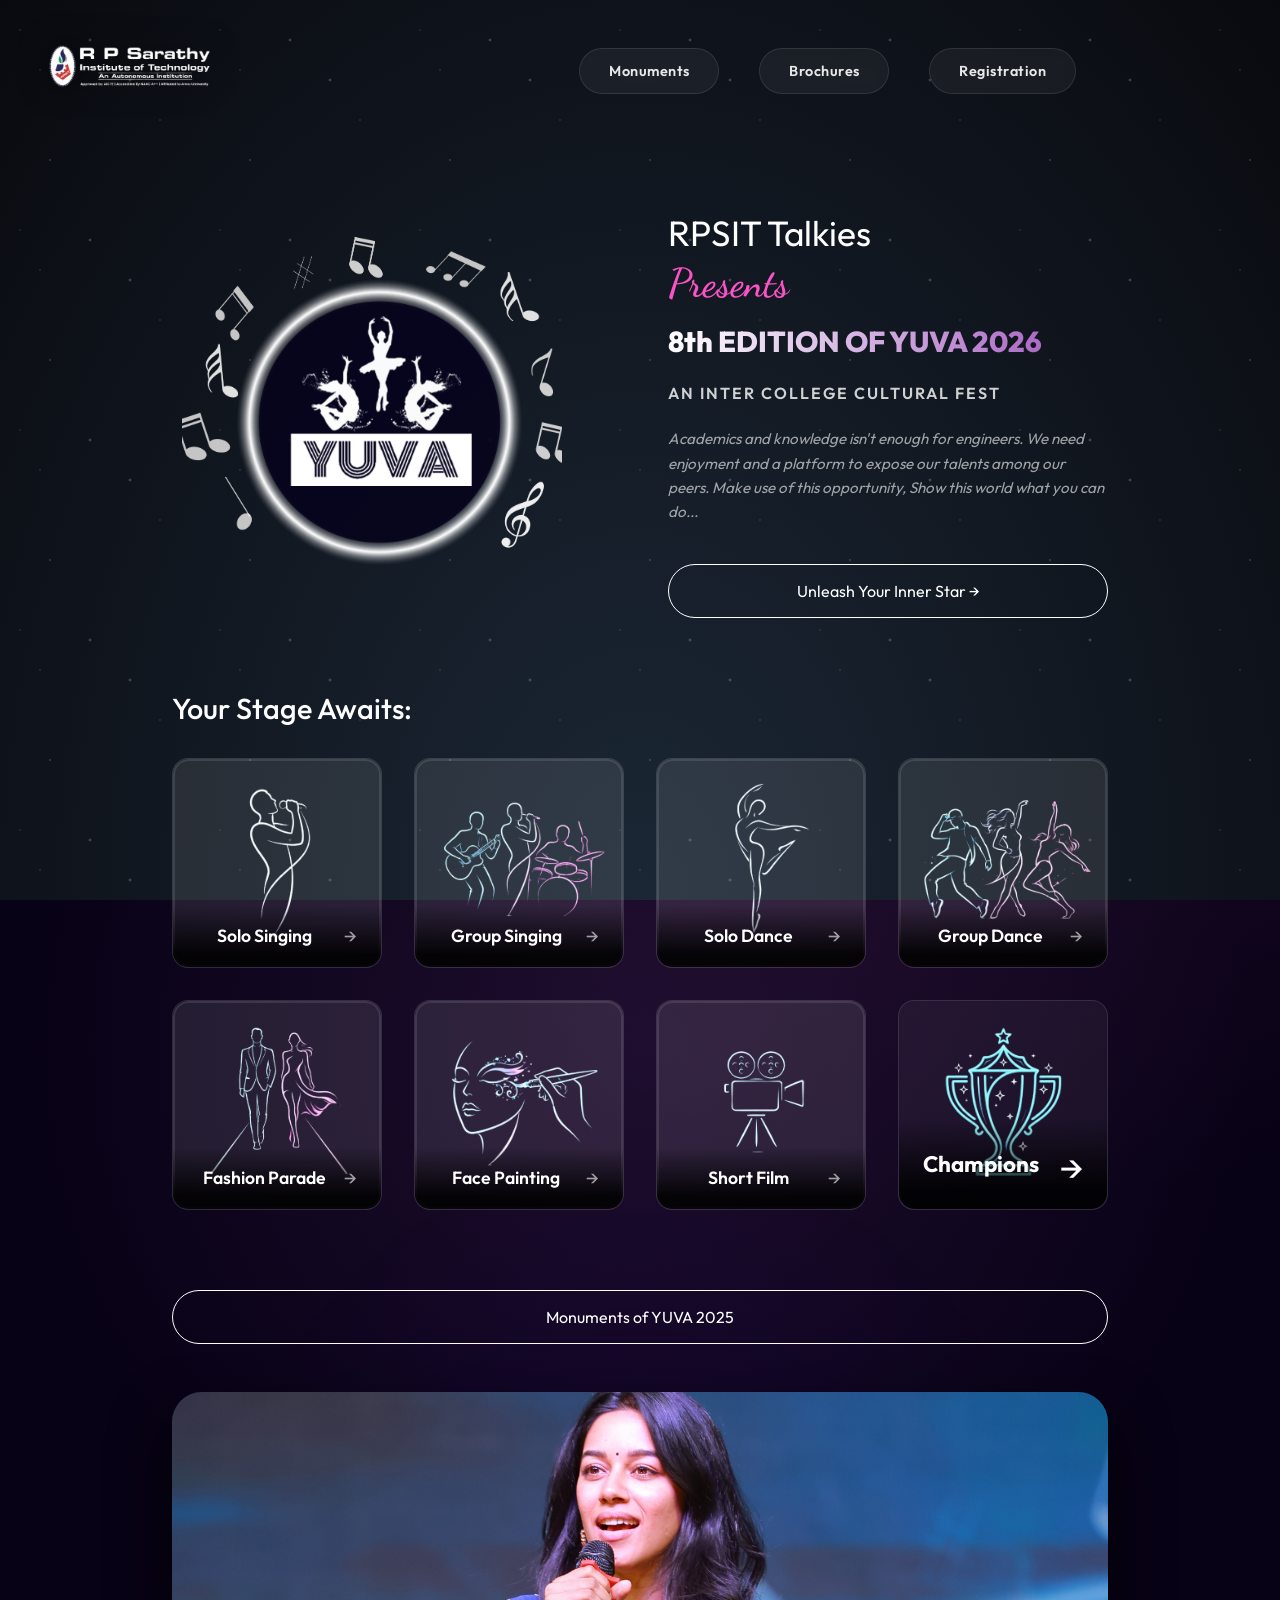
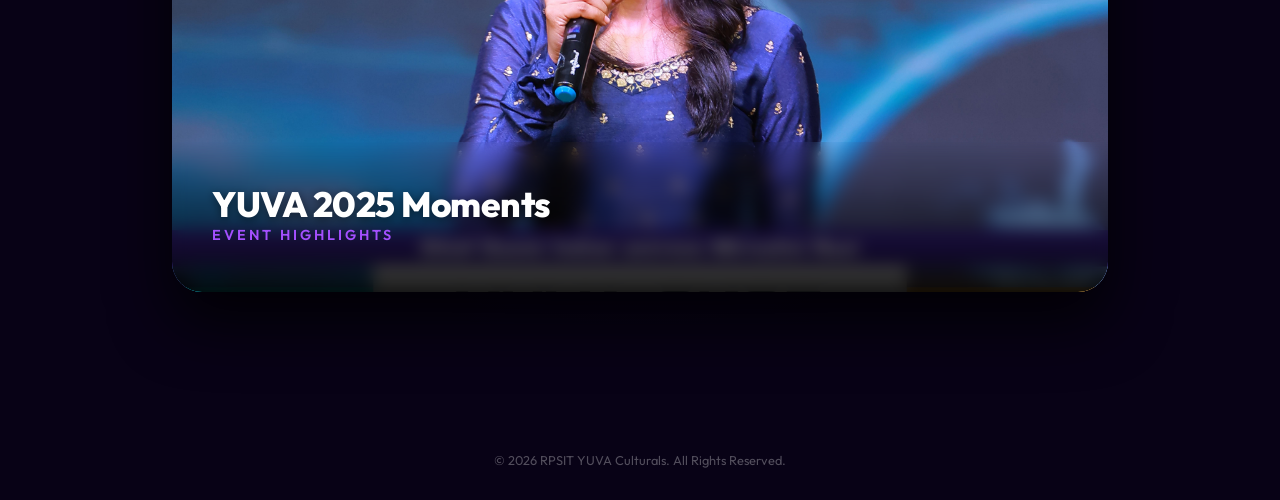
<file: index.html>
<!DOCTYPE html>
<html lang="en">

<head>
    <meta charset="UTF-8">
    <meta name="viewport" content="width=device-width, initial-scale=1.0">
    <title>YUVA Culturals</title>
    <!-- Modern Font -->
    <link rel="shortcut icon" href="assests/YUVA.png">
    <link rel="preconnect" href="https://fonts.googleapis.com">
    <link rel="preconnect" href="https://fonts.gstatic.com" crossorigin>
    <link
        href="https://fonts.googleapis.com/css2?family=Outfit:wght@100..900&family=Dancing+Script:wght@400..700&display=swap"
        rel="stylesheet" media="print" onload="this.media='all'">
    <noscript><link rel="stylesheet" href="https://fonts.googleapis.com/css2?family=Outfit:wght@100..900&family=Dancing+Script:wght@400..700&display=swap"></noscript>
    <link rel="stylesheet" href="styles.css">
</head>

<body>
    <div class="background-animation"></div>

    <div class="corner-image-container">
        <img src="assests/image.png" alt="Decoration" class="corner-image" width="180" height="auto" loading="lazy">
    </div>

    <!-- Hamburger Menu Overlay -->
    <div class="menu-overlay" id="menu-overlay">
        <div class="menu-content">
            <div class="menu-header">
                <div class="menu-brand">
                    <span class="brand-text">YUVA</span>
                    <span class="brand-dots">2026</span>
                </div>
                <button class="close-menu" id="close-menu">
                    <svg viewBox="0 0 24 24" width="24" height="24" stroke="currentColor" stroke-width="2" fill="none"
                        stroke-linecap="round" stroke-linejoin="round">
                        <line x1="18" y1="6" x2="6" y2="18"></line>
                        <line x1="6" y1="6" x2="18" y2="18"></line>
                    </svg>
                </button>
            </div>

            <nav class="side-nav">
                <a href="brochures.html" class="nav-link" style="--i:1">
                    <span class="nav-icon">
                        <svg viewBox="0 0 24 24" width="20" height="20" stroke="currentColor" stroke-width="2"
                            fill="none" stroke-linecap="round" stroke-linejoin="round">
                            <path d="M4 19.5A2.5 2.5 0 0 1 6.5 17H20"></path>
                            <path d="M6.5 2H20v20H6.5A2.5 2.5 0 0 1 4 19.5v-15A2.5 2.5 0 0 1 6.5 2z"></path>
                        </svg>
                    </span>
                    <span class="nav-text">Brochures</span>
                </a>
                <a href="monuments.html" class="nav-link" style="--i:2">
                    <span class="nav-icon">
                        <svg viewBox="0 0 24 24" width="20" height="20" stroke="currentColor" stroke-width="2"
                            fill="none" stroke-linecap="round" stroke-linejoin="round">
                            <rect x="3" y="3" width="18" height="18" rx="2" ry="2"></rect>
                            <line x1="3" y1="9" x2="21" y2="9"></line>
                            <line x1="9" y1="21" x2="9" y2="9"></line>
                        </svg>
                    </span>
                    <span class="nav-text">Monuments</span>
                </a>
                <a href="https://forms.gle/64raxAL7Qdfss9CbA" target="_blank" class="nav-link" style="--i:3">
                    <span class="nav-icon">
                        <svg viewBox="0 0 24 24" width="20" height="20" stroke="currentColor" stroke-width="2"
                            fill="none" stroke-linecap="round" stroke-linejoin="round">
                            <path d="M16 21v-2a4 4 0 0 0-4-4H5a4 4 0 0 0-4 4v2"></path>
                            <circle cx="8.5" cy="7" r="4"></circle>
                            <polyline points="17 11 19 13 23 9"></polyline>
                        </svg>
                    </span>
                    <span class="nav-text">Registration</span>
                </a>
            </nav>

            <div class="menu-footer">
                <p>8th Edition of YUVA 2026</p>
                
            </div>
        </div>
    </div>

    <header class="main-header">
        <div class="header-top">
            <nav class="desktop-nav">
                <a href="monuments.html" class="nav-link">Monuments</a>
                <a href="brochures.html" class="nav-link">Brochures</a>
                <a href="https://forms.gle/64raxAL7Qdfss9CbA" class="nav-link">Registration</a>
            </nav>
            <div class="menu-icon">
                <div class="menu-line"></div>
                <div class="menu-line"></div>
                <div class="menu-line"></div>
            </div>
        </div>

        <div class="hero-section">
            <div class="hero-content-wrapper">
            <!-- Part 1: Presents (Always Top in Mobile) -->
            <div class="hero-presents-box" style="margin-top: 20px;">
                <h1 class="hero-presents">RPSIT Talkies<br><span>Presents</span></h1>
            </div>

            <!-- Part 2: Logo -->
            <div class="hero-logo-box" style="margin: 10px;">
                <img src="assests/YUVA.png" alt="YUVA Logo" class="yuva-hero-img" width="350" height="350">
            </div>

            <!-- Part 3: Info & CTA -->
            <div class="hero-info-box">
                <div class="edition-title">8th EDITION OF YUVA 2026</div>
                <div class="edition-sub">AN INTER COLLEGE CULTURAL FEST</div>
                <p class="edition-text">
                    Academics and knowledge isn't enough for engineers. We need enjoyment and a platform to
                    expose
                    our talents among our peers. Make use of this opportunity, Show this world what you can
                    do...
                </p>
                <a href="#events-grid" class="btn-pill">Unleash Your Inner Star &rarr;</a>
            </div>
        </div>
        </div>
    </header>

    <main class="main-content">
        <section class="events-section">
            <h2 class="section-title-alt">Your Stage Awaits:</h2>
            <div class="events-list" id="events-grid">
                <!-- List items will be populated dynamically by script.js -->
            </div>
        </section>

        <!-- Monuments Slideshow Section -->
        <section class="monuments-section" id="monuments">
            <a href="monuments.html" class="btn-pill second-btn">Monuments of YUVA 2025</a>
            <div class="slideshow-container">
                <div id="slideshow-inner" class="slideshow-inner">
                    <!-- Images will be injected here -->
                    <div class="slide-loading">Loading Monuments...</div>
                </div>
                <div class="slideshow-overlay">
                    <h2 class="slideshow-title">YUVA 2025 Moments</h2>
                    <p id="slide-category" class="slide-category">Event Highlights</p>
                </div>
            </div>
        </section>

    </main>

    <footer>
        <p>&copy; 2026 RPSIT YUVA Culturals. All Rights Reserved.</p>
    </footer>

    <script src="data.js" defer></script>
    <script src="script.js" defer></script>
    <script>
        // Initialize home page
        document.addEventListener('DOMContentLoaded', () => {
            initHomePage();
        });
    </script>
</body>

</html>
</file>
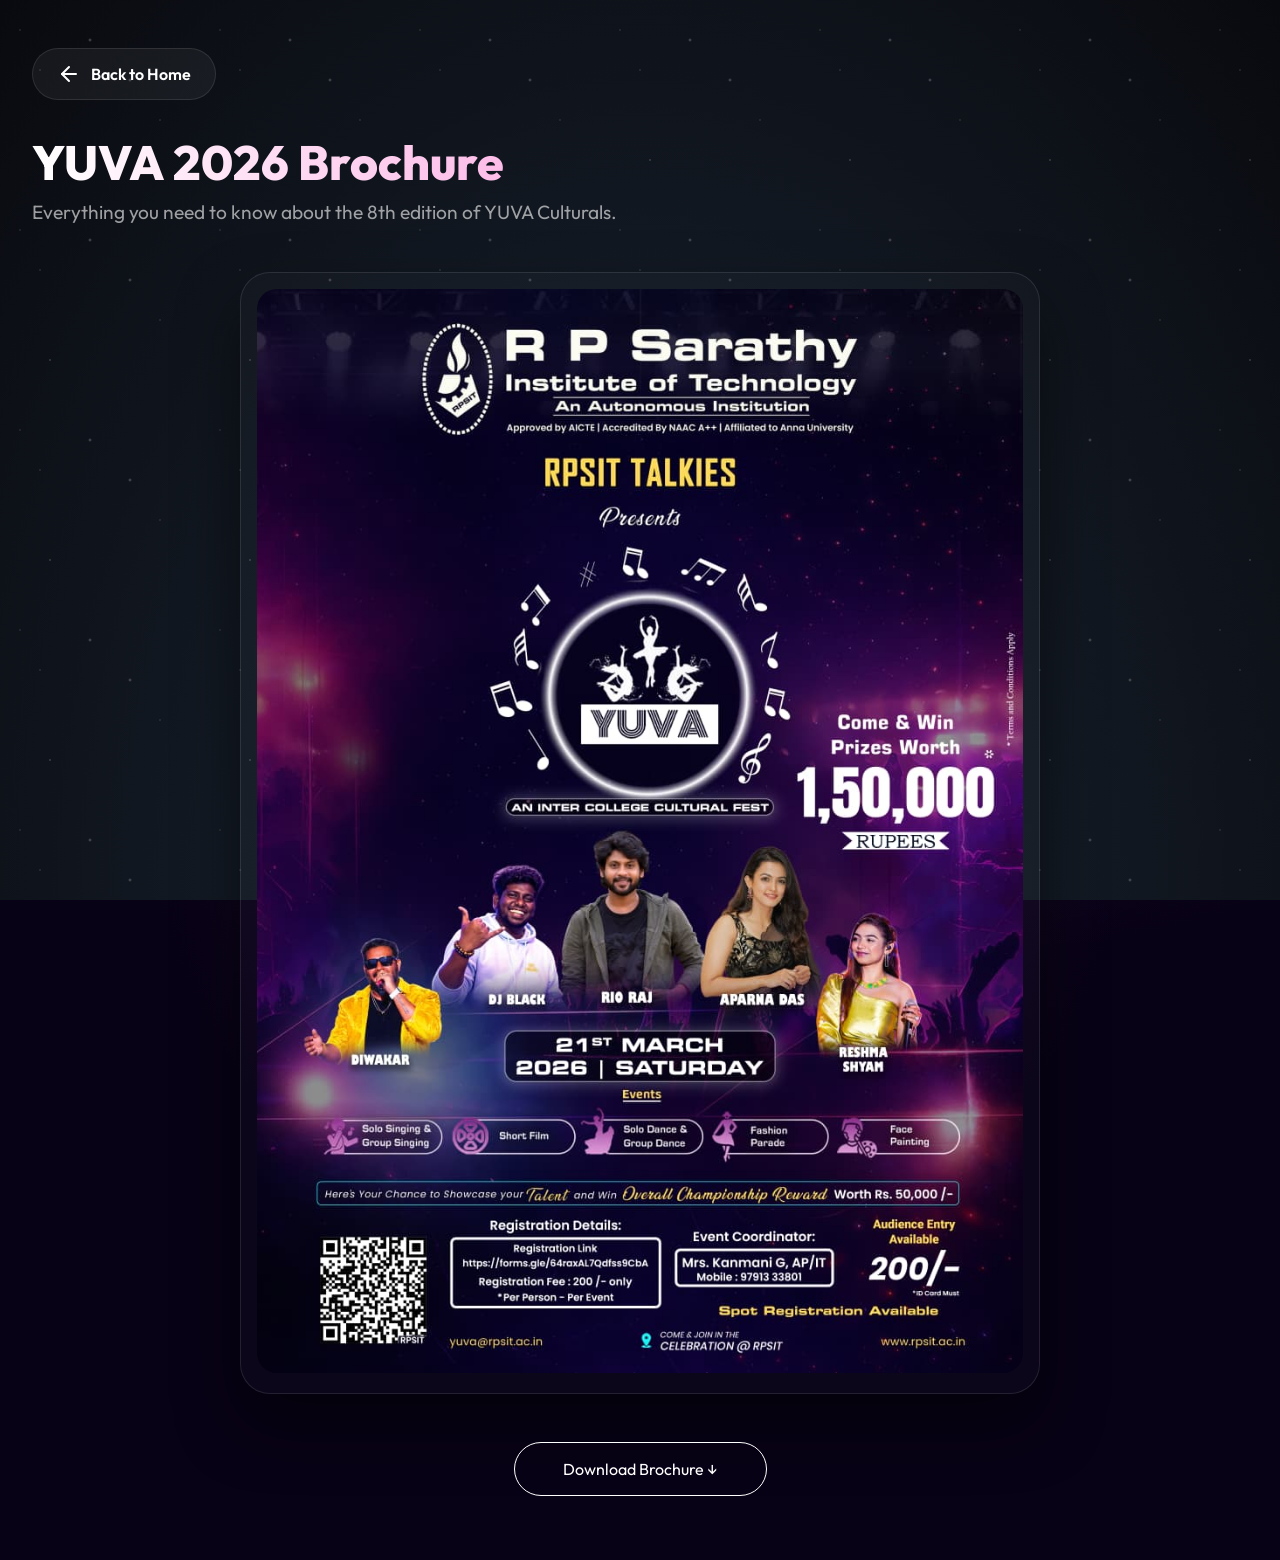
<file: brochures.html>
<!DOCTYPE html>
<html lang="en">

<head>
    <meta charset="UTF-8">
    <meta name="viewport" content="width=device-width, initial-scale=1.0">
    <title>Event Brochure - YUVA 2026</title>
    <link rel="preconnect" href="https://fonts.googleapis.com">
    <link rel="preconnect" href="https://fonts.gstatic.com" crossorigin>
    <link href="https://fonts.googleapis.com/css2?family=Outfit:wght@100..900&display=swap" rel="stylesheet" media="print" onload="this.media='all'">
    <noscript><link rel="stylesheet" href="https://fonts.googleapis.com/css2?family=Outfit:wght@100..900&display=swap"></noscript>
    <link rel="stylesheet" href="styles.css">
    <link rel="shortcut icon" href="assests/YUVA.png">
</head>

<body class="brochure-page">
    <div class="background-animation"></div>

    <div class="rules-container">
        <a href="index.html" class="back-link">
            <svg viewBox="0 0 24 24" width="24" height="24" stroke="currentColor" stroke-width="2" fill="none"
                stroke-linecap="round" stroke-linejoin="round">
                <line x1="19" y1="12" x2="5" y2="12"></line>
                <polyline points="12 19 5 12 12 5"></polyline>
            </svg>
            Back to Home
        </a>

        <header class="brochure-header">
            <h1 class="gallery-title">YUVA 2026 Brochure</h1>
            <p class="gallery-subtitle">Everything you need to know about the 8th edition of YUVA Culturals.</p>
        </header>

        <div class="brochure-viewer">
            <div class="brochure-img-container">
                <img src="assests/broucher.jpeg" alt="YUVA 2026 Brochure" class="brochure-img" width="800" height="auto" loading="lazy">
            </div>
            <div class="brochure-actions">
                <a href="assests/broucher.jpeg" download class="btn-pill">Download Brochure &darr;</a>
            </div>
        </div>
    </div>

    <script src="data.js" defer></script>
    <script src="script.js" defer></script>
</body>

</html>
</file>
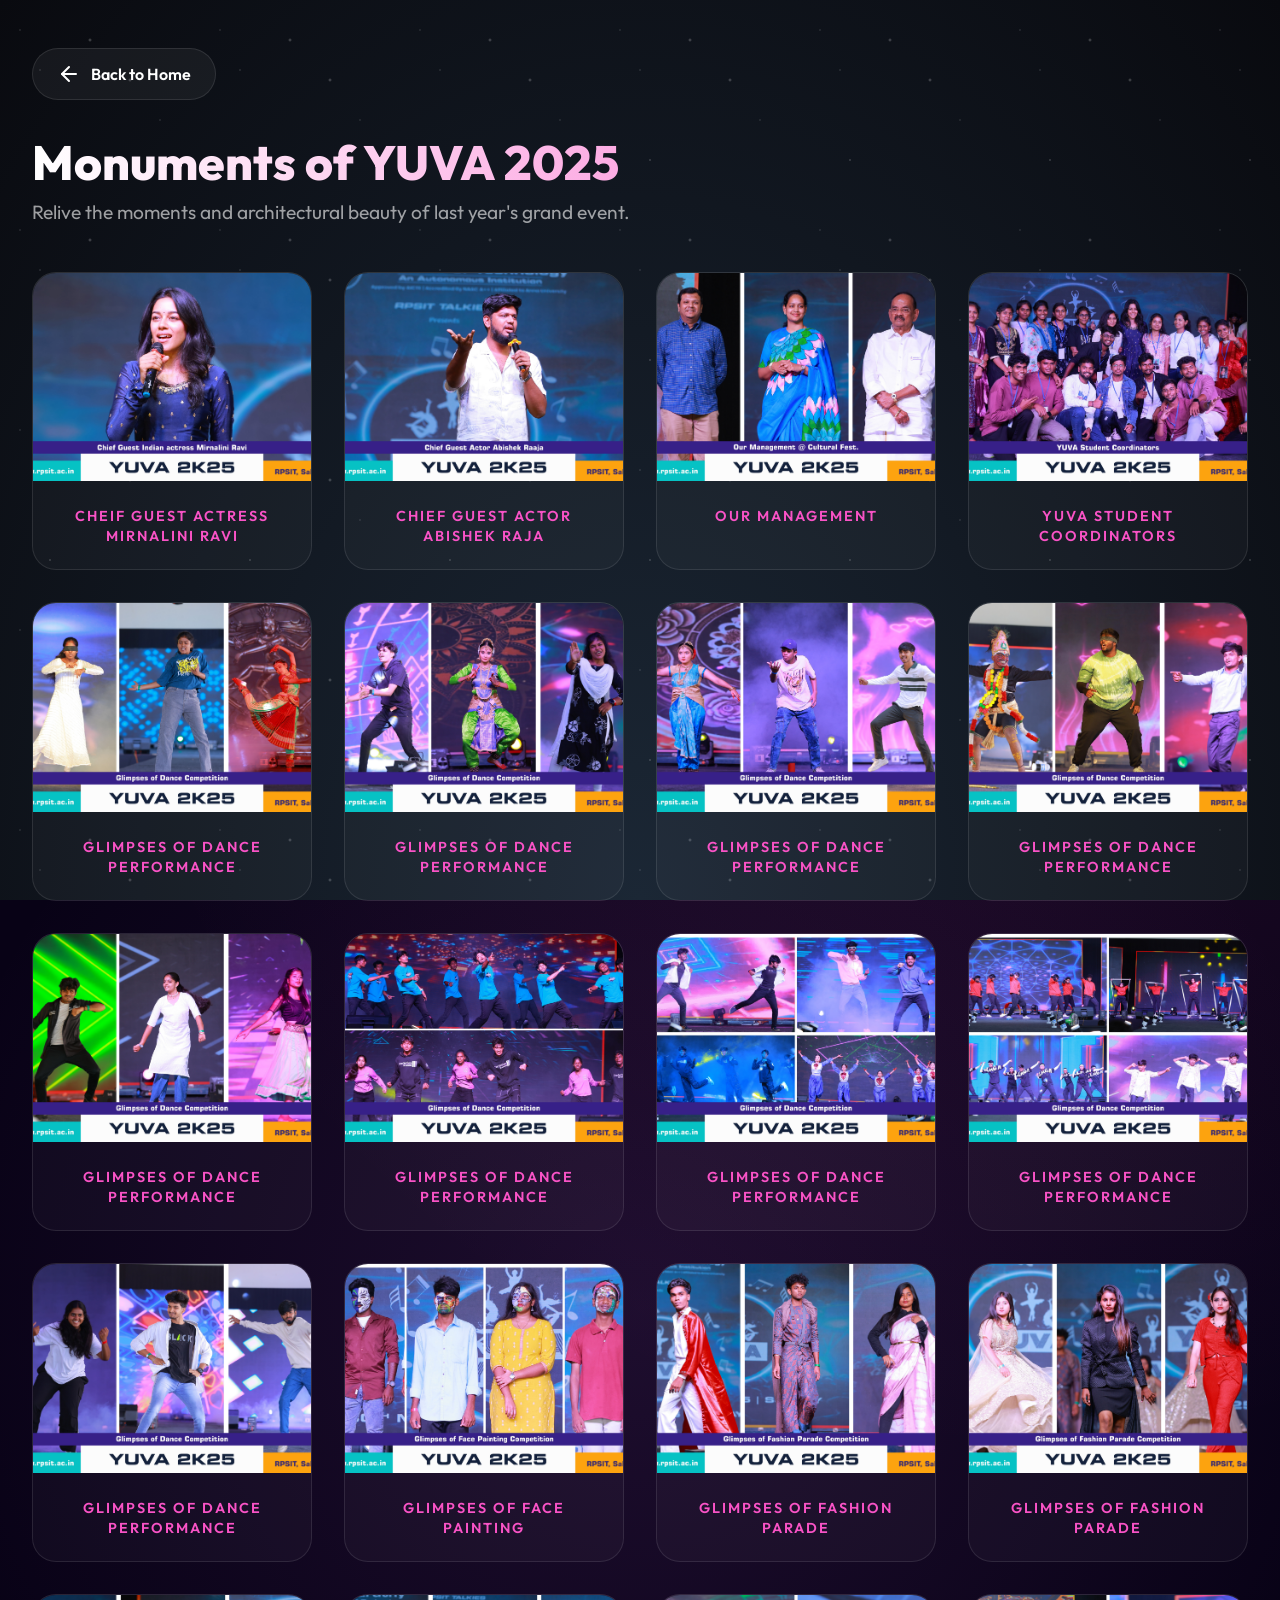
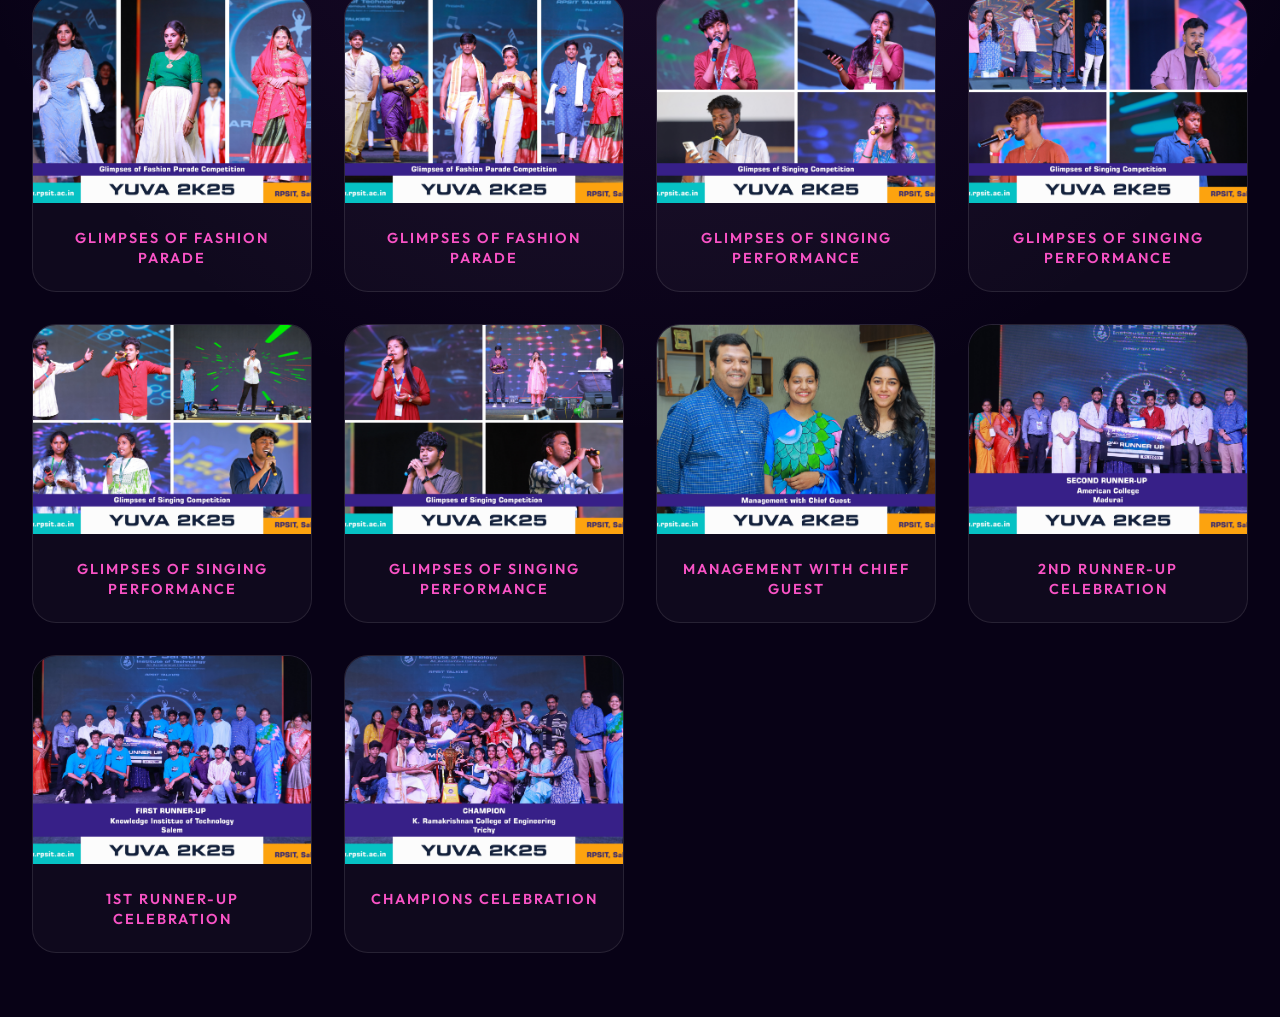
<file: monuments.html>
<!DOCTYPE html>
<html lang="en">

<head>
    <meta charset="UTF-8">
    <meta name="viewport" content="width=device-width, initial-scale=1.0">
    <title>Monuments Gallery - YUVA 2026</title>
    <link rel="preconnect" href="https://fonts.googleapis.com">
    <link rel="preconnect" href="https://fonts.gstatic.com" crossorigin>
    <link href="https://fonts.googleapis.com/css2?family=Outfit:wght@100..900&display=swap" rel="stylesheet">
    <link rel="stylesheet" href="styles.css">
    <link rel="shortcut icon" href="assests/YUVA.png">
</head>

<body class="gallery-page">
    <div class="background-animation"></div>

    <div class="rules-container">
        <a href="index.html" class="back-link">
            <svg viewBox="0 0 24 24" width="24" height="24" stroke="currentColor" stroke-width="2" fill="none"
                stroke-linecap="round" stroke-linejoin="round">
                <line x1="19" y1="12" x2="5" y2="12"></line>
                <polyline points="12 19 5 12 12 5"></polyline>
            </svg>
            Back to Home
        </a>

        <header class="gallery-header">
            <h1 class="gallery-title">Monuments of YUVA 2025</h1>
            <p class="gallery-subtitle">Relive the moments and architectural beauty of last year's grand event.</p>
        </header>

        <div class="gallery-grid" id="monuments-gallery">
            <!-- Images will be injected here by script.js -->
        </div>
    </div>

    <script src="data.js"></script>
    <script src="script.js"></script>
    <script>
        document.addEventListener('DOMContentLoaded', () => {
            const gallery = document.getElementById('monuments-gallery');
            if (gallery && monumentImages) {
                monumentImages.forEach(img => {
                    const card = document.createElement('div');
                    card.className = 'gallery-card';
                    card.innerHTML = `
                        <div class="gallery-img-wrapper">
                            <img src="assests/monuments/${img.name}" alt="${img.category}" loading="lazy">
                        </div>
                        <div class="gallery-info">
                            <span class="gallery-category">${img.category}</span>
                        </div>
                    `;
                    gallery.appendChild(card);
                });
            }
        });
    </script>
</body>

</html>
</file>
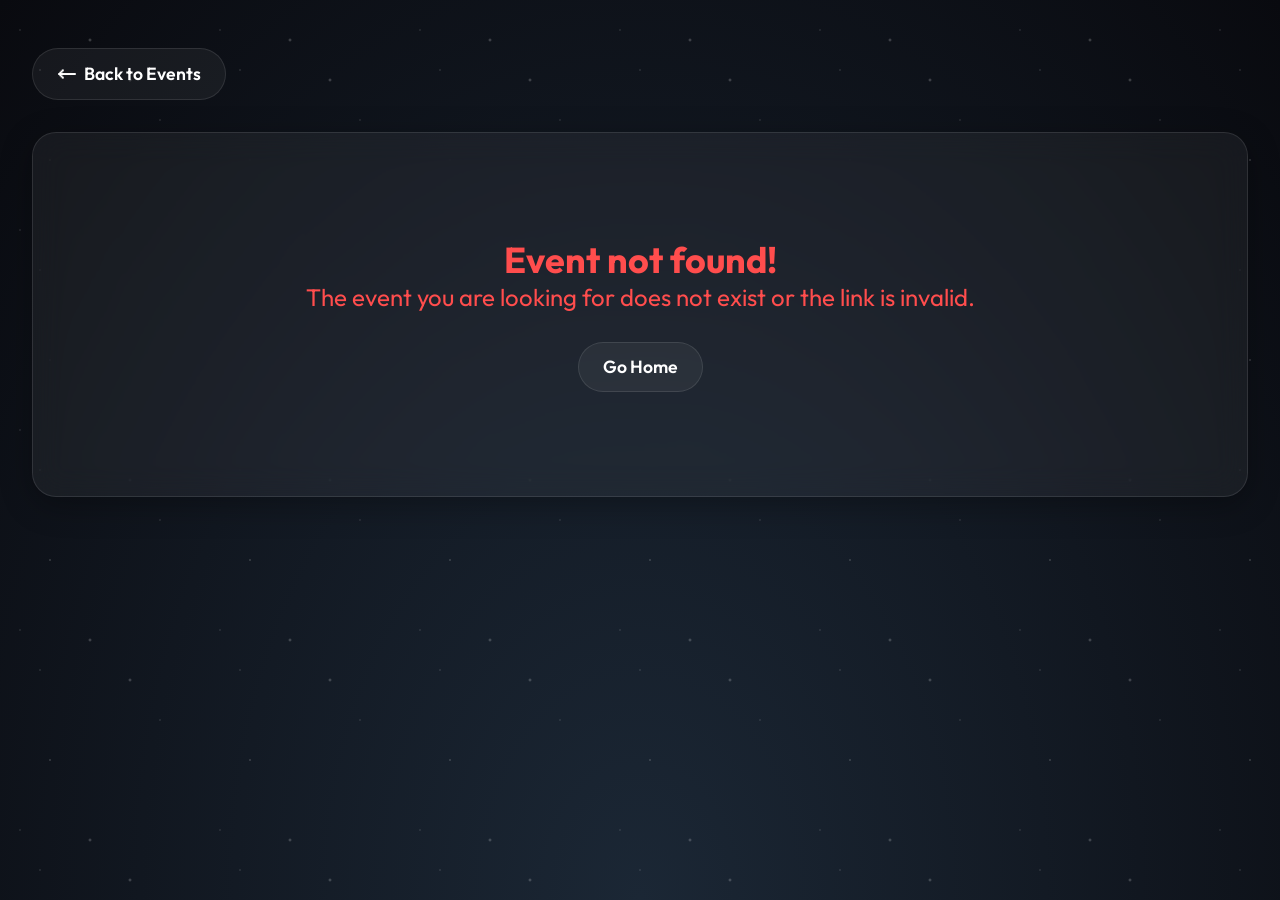
<file: rules.html>
<!DOCTYPE html>
<html lang="en">

<head>
    <meta charset="UTF-8">
    <meta name="viewport" content="width=device-width, initial-scale=1.0">
    <title>Event Rules - YUVA Culturals</title>
    <!-- Modern Font -->
    <link rel="preconnect" href="https://fonts.googleapis.com">
    <link rel="preconnect" href="https://fonts.gstatic.com" crossorigin>
    <link href="https://fonts.googleapis.com/css2?family=Outfit:wght@300;400;600;800&display=swap" rel="stylesheet" media="print" onload="this.media='all'">
    <noscript><link rel="stylesheet" href="https://fonts.googleapis.com/css2?family=Outfit:wght@300;400;600;800&display=swap"></noscript>
    <link rel="stylesheet" href="styles.css">
    <link rel="shortcut icon" href="assests/YUVA.png">
</head>

<body>
    <div class="background-animation">
        <div class="blob blob1"></div>
        <div class="blob blob2"></div>
        <div class="blob blob3"></div>
    </div>

    <div class="rules-container container">
        <nav class="back-nav">
            <a href="index.html" class="btn-back">
                <span class="icon">🡐</span> Back to Events
            </a>
        </nav>

        <main class="rules-content glass-panel" id="rules-content">
            <!-- Content populated dynamically -->
            <div class="loading">Loading details...</div>
        </main>
    </div>

    <script src="data.js" defer></script>
    <script src="script.js" defer></script>
    <script>
        // Initialize rules page
        document.addEventListener('DOMContentLoaded', () => {
            initRulesPage();
        });
    </script>
</body>

</html>
</file>
<file: styles.css>
/* CSS Reset */
* {
    margin: 0;
    padding: 0;
    box-sizing: border-box;
}

:root {
    --bg-dark: #080216;
    --bg-deep: #12042b;
    --text-primary: #ffffff;
    --text-secondary: rgba(255, 255, 255, 0.6);
    --glass-bg: rgba(255, 255, 255, 0.05);
    --glass-border: rgba(255, 255, 255, 0.1);
    --accent-purple: #9d50bb;
    --accent-magenta: #f953c6;
    --card-bg: rgba(18, 4, 43, 0.8);
}

body {
    font-family: 'Outfit', sans-serif;
    background-color: var(--bg-dark);
    color: var(--text-primary);
    min-height: 100vh;
    position: relative;
    overflow-x: hidden;
    background-image:
        radial-gradient(circle at 50% 50%, rgba(157, 80, 187, 0.15) 0%, transparent 50%),
        radial-gradient(circle at 80% 20%, rgba(249, 83, 198, 0.1) 0%, transparent 40%);
}

/* Starfield background effect */
.background-animation {
    position: fixed;
    top: 0;
    left: 0;
    width: 100vw;
    height: 100vh;
    z-index: -1;
    overflow: hidden;
    pointer-events: none;
    background: radial-gradient(ellipse at bottom, #1B2735 0%, #090A0F 100%);
}

.background-animation::after {
    content: "";
    position: absolute;
    top: 0;
    left: 0;
    width: 100%;
    height: 100%;
    background-image:
        radial-gradient(1px 1px at 20px 30px, #eee, rgba(0, 0, 0, 0)),
        radial-gradient(1px 1px at 40px 70px, #fff, rgba(0, 0, 0, 0)),
        radial-gradient(1.5px 1.5px at 50px 160px, #ddd, rgba(0, 0, 0, 0)),
        radial-gradient(2px 2px at 90px 40px, #fff, rgba(0, 0, 0, 0)),
        radial-gradient(2px 2px at 130px 80px, #fff, rgba(0, 0, 0, 0)),
        radial-gradient(1px 1px at 160px 120px, #eee, rgba(0, 0, 0, 0));
    background-repeat: repeat;
    background-size: 200px 200px;
    opacity: 0.3;
    will-change: transform;
    transform: translateZ(0); /* Force GPU compositing */
}

/* Utility Classes */
.container {
    max-width: 1200px;
    margin: 0 auto;
    padding: 2rem;
}

.glass-panel {
    background: var(--glass-bg);
    backdrop-filter: blur(16px);
    -webkit-backdrop-filter: blur(16px);
    border: 1px solid var(--glass-border);
    border-radius: 24px;
    padding: 2.5rem;
    box-shadow: 0 8px 32px 0 rgba(0, 0, 0, 0.3);
}

.corner-image-container {
    position: absolute;
    top: 2.5rem;
    left: 3vw;
    z-index: 100;
}

.corner-image {
    width: 180px;
    height: auto;
    filter: drop-shadow(0 0 15px rgba(0, 0, 0, 0.6));
}

/* Hamburger Menu Overlay (Premium App Feel) */
.menu-overlay {
    position: fixed;
    top: 0;
    right: -100%;
    width: 100%;
    height: 100%;
    background: rgba(8, 2, 22, 0.4);
    backdrop-filter: blur(25px);
    -webkit-backdrop-filter: blur(25px);
    z-index: 2000;
    transition: right 0.6s cubic-bezier(0.85, 0, 0.15, 1);
    display: flex;
    justify-content: flex-end;
}

.menu-overlay.active {
    right: 0;
}

.menu-overlay::before {
    content: '';
    position: absolute;
    top: 0;
    left: 0;
    width: 100%;
    height: 100%;
    background: radial-gradient(circle at 70% 30%, rgba(157, 80, 187, 0.15) 0%, transparent 60%);
    pointer-events: none;
}

.menu-content {
    width: 85%;
    max-width: 450px;
    height: 100%;
    background: rgba(255, 255, 255, 0.03);
    border-left: 1px solid rgba(255, 255, 255, 0.1);
    padding: 2.5rem 2rem;
    display: flex;
    flex-direction: column;
    position: relative;
    box-shadow: -10px 0 50px rgba(0, 0, 0, 0.5);
}

.menu-header {
    display: flex;
    justify-content: space-between;
    align-items: center;
    margin-bottom: 4rem;
}

.menu-brand {
    display: flex;
    flex-direction: column;
}

.brand-text {
    font-size: 1.5rem;
    font-weight: 900;
    letter-spacing: 2px;
    background: linear-gradient(to right, #fff, var(--accent-magenta));
    -webkit-background-clip: text;
    background-clip: text;
    -webkit-text-fill-color: transparent;
}

.brand-dots {
    font-size: 0.8rem;
    color: var(--accent-magenta);
    letter-spacing: 4px;
    margin-top: -5px;
}

.close-menu {
    background: rgba(255, 255, 255, 0.05);
    border: 1px solid rgba(255, 255, 255, 0.1);
    color: #fff;
    width: 45px;
    height: 45px;
    border-radius: 50%;
    display: flex;
    align-items: center;
    justify-content: center;
    cursor: pointer;
    transition: all 0.3s ease;
}

.close-menu:hover {
    background: rgba(255, 255, 255, 0.1);
    transform: rotate(90deg);
}

.side-nav {
    display: flex;
    flex-direction: column;
    gap: 1.2rem;
    flex-grow: 1;
}

.side-nav .nav-link {
    display: flex;
    align-items: center;
    gap: 1.5rem;
    padding: 1.2rem 1.5rem;
    background: rgba(255, 255, 255, 0.02);
    border: 1px solid rgba(255, 255, 255, 0.05);
    border-radius: 20px;
    text-decoration: none;
    color: #fff;
    transition: all 0.4s cubic-bezier(0.175, 0.885, 0.32, 1.275);

    /* Staggered Entrance */
    opacity: 0;
    transform: translateX(30px);
    transition-property: opacity, transform, background, border, box-shadow;
}

.menu-overlay.active .nav-link {
    opacity: 1;
    transform: translateX(0);
    transition-delay: calc(0.1s * var(--i));
}

.side-nav .nav-link:hover {
    background: rgba(255, 255, 255, 0.08);
    border-color: rgba(255, 255, 255, 0.2);
    transform: scale(1.02) translateX(5px);
    box-shadow: 0 10px 30px rgba(0, 0, 0, 0.2);
}

.nav-icon {
    width: 40px;
    height: 40px;
    background: rgba(157, 80, 187, 0.1);
    border-radius: 12px;
    display: flex;
    align-items: center;
    justify-content: center;
    color: var(--accent-magenta);
    transition: all 0.3s ease;
}

.nav-link:hover .nav-icon {
    background: var(--accent-magenta);
    color: #fff;
    transform: rotate(-10deg);
}

.nav-text {
    font-size: 1.1rem;
    font-weight: 500;
    letter-spacing: 0.5px;
}

.menu-footer {
    margin-top: auto;
    padding-top: 2rem;
    border-top: 1px solid rgba(255, 255, 255, 0.05);
    text-align: center;
}

.menu-footer p {
    font-size: 0.8rem;
    color: rgba(255, 255, 255, 0.4);
    letter-spacing: 1px;
    text-transform: uppercase;
    margin-bottom: 1rem;
}

.social-links {
    display: flex;
    justify-content: center;
    gap: 1.5rem;
    color: rgba(255, 255, 255, 0.2);
    font-size: 1.2rem;
}

/* Header & Hero */
.main-header {
    padding: 3rem 2rem;
    text-align: center;
    max-width: 1000px;
    margin: 0 auto;
    position: relative;
    min-height: 60vh;
    display: flex;
    flex-direction: column;
    justify-content: flex-start;
    align-items: center;
    padding-top: 8rem;
}

.header-top {
    position: fixed;
    top: 2.5rem;
    right: 3vw;
    z-index: 1000;
}

.brand-logo {
    display: none;
    /* Removed as requested */
}

.menu-icon {
    width: 45px;
    height: 45px;
    display: flex;
    flex-direction: column;
    align-items: center;
    justify-content: center;
    gap: 6px;
    cursor: pointer;
    z-index: 101;
}

.menu-line {
    width: 35px;
    height: 3px;
    background: #fff;
    border-radius: 10px;
    transition: all 0.3s ease;
}

.hero-section {
    display: flex;
    flex-direction: column;
    align-items: center;
    gap: 1.5rem;
    padding-top: 4rem;
    width: 100%;
}

.hero-presents {
    font-size: 2.2rem;
    line-height: 1.2;
    font-weight: 400;
    color: #fff;
}

.hero-presents span {
    color: var(--accent-magenta);
    font-family: 'Dancing Script', cursive;
    font-weight: 600;
    font-size: 2.5rem;
    display: block;
    margin-top: 5px;
}

.hero-logo-box {
    position: relative;
    width: 350px;
    height: 350px;
    margin: 1.5rem auto;
    display: flex;
    align-items: center;
    justify-content: center;
    overflow: hidden;
}

.yuva-hero-img {
    width: 100%;
    height: 100%;
    object-fit: cover;
    z-index: 2;

}

/* Desktop Navigation (sketch style) */
.desktop-nav {
    display: none;
    gap: 2.5rem;
}

.desktop-nav .nav-link {
    font-size: 0.9rem;
    font-weight: 600;
    color: rgba(255, 255, 255, 0.9);
    text-decoration: none;
    padding: 0.8rem 1.8rem;
    background: rgba(255, 255, 255, 0.05);
    border: 1px solid rgba(255, 255, 255, 0.1);
    border-radius: 50px;
    transition: all 0.3s cubic-bezier(0.4, 0, 0.2, 1);
    letter-spacing: 0.5px;
    backdrop-filter: blur(5px);
}

.desktop-nav .nav-link:hover {
    background: rgba(255, 255, 255, 0.12);
    border-color: var(--accent-magenta);
    transform: translateY(-2px);
    box-shadow: 0 5px 15px rgba(255, 0, 122, 0.2);
    color: #fff;
}

@media screen and (min-width: 1024px) {
    .desktop-nav {
        display: flex;
    }

    .menu-icon {
        display: none;
    }

    .main-header {
        text-align: left;
        align-items: center;
        padding-top: 8rem;
        min-height: auto;
    }

    .header-top {
        display: flex;
        align-items: center;
        position: absolute;
        top: 3rem;
        right: 4rem;
    }

    .hero-content-wrapper {
        display: grid;
        grid-template-columns: 1fr 1.2fr;
        grid-template-areas: 
            "logo presents"
            "logo info";
        gap: 0 6rem;
        align-items: center;
        width: 100%;
        max-width: 1200px;
        margin: 0 auto;
    }

    .hero-logo-box {
        grid-area: logo;
        width: 380px;
        height: 380px;
        margin: 0;
        overflow: hidden;
    }

    .hero-presents-box {
        grid-area: presents;
        text-align: left;
    }

    .hero-info-box {
        grid-area: info;
        text-align: left;
        display: flex;
        flex-direction: column;
        gap: 1.5rem;
    }

    .yuva-hero-img {
        width: 100%;
        height: 100%;
        object-fit: cover;
    }

    /* Event Grid Refinement (Sketch 3) */
    .events-list {
        display: grid;
        grid-template-columns: repeat(3, 1fr);
        gap: 3.5rem;
        margin-top: 5rem;
    }

    .event-list-item {
        flex-direction: column;
        align-items: center;
        text-align: center;
        padding: 0;
        border: none;
        gap: 1.5rem;
    }

    .event-image-container {
        order: 1;
        /* Image TOP */
        width: 100%;
        aspect-ratio: 1;
        height: auto;
        border: 2px solid rgba(255, 255, 255, 0.1);
        border-radius: 30px;
        background: rgba(255, 255, 255, 0.03);
    }

    .event-text-content {
        order: 2;
        /* Name BOTTOM */
        width: 100%;
    }

    .event-item-title {
        font-size: 1.6rem;
        font-weight: 700;
        margin-bottom: 0.2rem;
    }

    .event-item-desc {
        display: none;
    }

    .event-arrow {
        order: 3;
        /* Arrow BELOW Name */
        display: block;
        font-size: 2.2rem;
        margin-top: 0.5rem;
    }
}

.sparkles {
    display: flex;
    gap: 10px;
    font-size: 1.2rem;
    color: #fff;
    justify-content: center;
}

.hero-info-box {
    display: flex;
    flex-direction: column;
    gap: 1.5rem;
    margin-top: 1rem;
}

.edition-title {
    font-size: 1.8rem;
    font-weight: 800;
    background: linear-gradient(to right, #fff, var(--accent-purple));
    -webkit-background-clip: text;
    background-clip: text;
    -webkit-text-fill-color: transparent;
}

.edition-sub {
    font-size: 1rem;
    font-weight: 600;
    letter-spacing: 2px;
    opacity: 0.8;
}

.edition-text {
    font-size: 0.95rem;
    color: var(--text-secondary);
    line-height: 1.6;
    font-style: italic;
}

.btn-pill {
    display: inline-block;
    padding: 1rem 3rem;
    border: 1px solid #fff;
    border-radius: 50px;
    color: #fff;
    text-decoration: none;
    text-align: center;
    font-weight: 400;
    font-size: 1rem;
    transition: all 0.3s ease;
    margin-top: 1rem;
    width: 100%;
}

.btn-pill:hover {
    background: #fff;
    color: #000;
}

.sparkle-single {
    text-align: center;
    font-size: 1.5rem;
    margin-top: 1rem;
    opacity: 0.6;
}

/* Updated Section Title */
.section-title-alt {
    font-size: 1.8rem;
    margin: 1.5rem 0 1.5rem;
    font-weight: 500;
}

/* Event List (What awaits you) */
.main-content {
    max-width: 1000px;
    margin: 0 auto;
    padding: 0 2rem 6rem;
}

.events-list {
    display: grid;
    grid-template-columns: repeat(4, 1fr);
    gap: 2rem;
    margin-top: 2rem;
    align-items: start;
}

/* Event List (Sketch Style) */
.event-list-item {
    display: flex;
    flex-direction: column;
    cursor: pointer;
    transition: all 0.3s ease;
    position: relative;
    overflow: hidden;
    border-radius: 16px;
    background: rgba(255, 255, 255, 0.05);
    border: 1px solid rgba(255, 255, 255, 0.1);
    aspect-ratio: 1 / 1; /* Force square */
}

.event-list-item:hover {
    transform: translateY(-8px);
    border-color: rgba(255, 255, 255, 0.3);
}

/* Clean up old overrides that interfere with the card layout */
.slide-right,
.slide-left {
    flex-direction: column !important;
}

.slide-right .event-image-container,
.slide-left .event-image-container,
.slide-right .event-text-content,
.slide-left .event-text-content,
.slide-right .event-arrow,
.slide-left .event-arrow {
    order: unset !important;
    text-align: unset !important;
}

/* Right Sliding (Image Left) */
.slide-right {
    flex-direction: row;
}

.slide-right .event-image-container {
    order: 1;
}

.slide-right .event-text-content {
    order: 2;
    text-align: center;
}

.slide-right .event-arrow {
    order: 3;
    font-size: 1.5rem;
}

/* Left Sliding (Arrow Left) */
.slide-left {
    flex-direction: row;
}

.slide-left .event-arrow {
    order: 1;
    font-size: 1.5rem;
}

.slide-left .event-text-content {
    order: 2;
    text-align: center;
}

.slide-left .event-image-container {
    order: 3;
}

.event-image-container {
    position: absolute;
    top: 0;
    left: 0;
    width: 100%;
    height: 100%;
    border-radius: 16px;
    overflow: hidden;
    background: rgba(255, 255, 255, 0.05);
    display: flex;
    align-items: center;
    justify-content: center;
    z-index: 1;
}

.event-img-small {
    width: 100%;
    height: 100%;
    object-fit: cover; /* Ensures image fills the square box */
    transition: transform 0.3s ease;
}

.event-list-item:hover .event-img-small {
    transform: scale(1.2);
}

.event-text-content {
    position: absolute;
    bottom: 0;
    left: 0;
    display: flex !important;
    flex-direction: row !important;
    align-items: center !important;
    justify-content: space-between !important;
    padding: 1.2rem 1.5rem !important;
    background: linear-gradient(to top, rgba(0, 0, 0, 0.9) 20%, transparent 100%) !important;
    gap: 0.8rem;
    width: 100% !important;
    box-sizing: border-box !important;
    z-index: 2;
}

.event-item-title {
    font-size: 1.1rem;
    font-weight: 600;
    margin: 0 !important;
    white-space: nowrap;
    overflow: hidden;
    text-overflow: ellipsis;
    flex: 1;
}

.event-item-desc {
    display: none;
}

.event-arrow-web {
    opacity: 0.6;
    transition: all 0.3s ease;
    flex-shrink: 0;
    font-size: 1.2rem;
}

.event-arrow-mobile {
    display: none; /* Only for mobile rows */
    font-size: 1.4rem;
}

.event-list-item:hover .event-arrow-web {
    opacity: 1;
    transform: translateX(5px);
}

.slide-left:hover .event-arrow {
    transform: translateX(-5px);
}

/* Champions Card (Sketch Style) */
.event-list-item-champions {
    margin-top: 0;
    display: flex;
    flex-direction: column;
    cursor: pointer;
    transition: transform 0.3s ease;
    border-radius: 16px;
    overflow: hidden;
    background: rgba(255, 255, 255, 0.05);
    border: 1px solid rgba(255, 255, 255, 0.1);
    aspect-ratio: 1 / 1; /* Force square to match others */
    position: relative; /* CRITICAL: Fix for absolute positioning of children */
}

.champions-image-box {
    position: absolute;
    top: 0;
    left: 0;
    width: 100%;
    height: 100%;
    border-radius: 16px;
    overflow: hidden;
    z-index: 1;
}

.champions-image-box img {
    width: 100%;
    height: 100%;
    object-fit: cover;
    transform: none;
    /* No scaling for the champions banner */
}

.champions-footer {
    position: absolute;
    bottom: 0;
    left: 0;
    width: 100%;
    display: flex;
    align-items: center;
    justify-content: space-between;
    padding: 1.2rem 1.5rem;
    border-radius: 0 0 16px 16px;
    background: linear-gradient(to top, rgba(0, 0, 0, 0.9) 20%, transparent 100%);
    gap: 0.8rem;
    z-index: 2;
    box-sizing: border-box;
}

.champions-title {
    font-size: 1.4rem;
    font-weight: 700;
}

.event-list-item-champions:hover {
    transform: scale(1.02);
}

.rules-container {
    padding-top: 3rem;
    padding-left: 2rem;
    /* Align from margin */
    padding-right: 2rem;
    animation: fadeIn 0.5s ease;
    max-width: 100%;
    /* Don't be too narrow/centered */
}

@keyframes fadeIn {
    from {
        opacity: 0;
        transform: translateY(20px);
    }

    to {
        opacity: 1;
        transform: translateY(0);
    }
}

.back-nav {
    margin-bottom: 2rem;
}

.btn-back {
    display: inline-flex;
    align-items: center;
    color: var(--text-primary);
    text-decoration: none;
    font-weight: 600;
    font-size: 1.1rem;
    transition: all 0.3s ease;
    background: var(--glass-bg);
    padding: 0.8rem 1.5rem;
    border-radius: 30px;
    border: 1px solid var(--glass-border);
}

.btn-back .icon {
    margin-right: 0.5rem;
    font-size: 1.2rem;
    transition: transform 0.3s ease;
}

.btn-back:hover {
    background: rgba(255, 255, 255, 0.15);
    box-shadow: 0 5px 15px rgba(0, 0, 0, 0.3);
}

.btn-back:hover .icon {
    transform: translateX(-5px);
}

.rules-header {
    display: flex;
    align-items: center;
    margin-bottom: 2rem;
    padding-bottom: 2rem;
    border-bottom: 1px solid var(--glass-border);
}

.rules-icon {
    font-size: 4rem;
    margin-right: 2rem;
    background: var(--glass-bg);
    width: 100px;
    height: 100px;
    display: flex;
    align-items: center;
    justify-content: center;
    border-radius: 20px;
    border: 1px solid var(--glass-border);
    overflow: hidden; /* Ensure image follows border radius */
}

.rules-header-img {
    width: 100%;
    height: 100%;
    object-fit: cover;
}

.rules-title {
    font-size: 3rem;
    font-weight: 800;
    margin-bottom: 0.5rem;
    background: var(--header-gradient, linear-gradient(to right, #fff, #ccc));
    -webkit-background-clip: text;
    background-clip: text;
    -webkit-text-fill-color: transparent;
}

.rules-desc {
    font-size: 1.2rem;
    color: var(--text-secondary);
}

.rules-body .section-title {
    font-size: 1.8rem;
    font-weight: 600;
    margin-bottom: 1.5rem;
    color: var(--primary-color);
    display: flex;
    align-items: center;
}

.rules-body .section-title::before {
    content: '';
    display: inline-block;
    width: 8px;
    height: 24px;
    background: var(--primary-color);
    border-radius: 4px;
    margin-right: 12px;
}

.rules-list {
    list-style: none;
    margin-bottom: 3rem;
}

.rules-list li {
    background: transparent;
    margin-bottom: 0;
    padding: 1.5rem 0.5rem;
    font-size: 1.1rem;
    line-height: 1.6;
    border-radius: 0;
    border: none;
    border-bottom: 1px solid rgba(255, 255, 255, 0.1);
    transition: all 0.3s ease;
    text-align: justify;
    position: relative;
    list-style: none;
}

.rules-list li::before {
    content: "✦";
    color: var(--accent-magenta);
    position: absolute;
    left: -25px;
    opacity: 0.5;
    transition: opacity 0.3s ease;
}

.rules-list li:hover {
    transform: translateX(10px);
    background: rgba(255, 255, 255, 0.05);
    border-color: rgba(255, 255, 255, 0.2);
}

.rules-list li:hover::before {
    opacity: 1;
}

.prize-image-container {
    margin-top: 2rem;
    width: 100%;
    display: flex;
    justify-content: flex-start;
    /* Aligned to margin */
}

.prize-image-bill {
    max-width: 600px;
    width: 100%;
    height: auto;
    border-radius: 20px;
    box-shadow: 0 15px 35px rgba(0, 0, 0, 0.4);
    border: 1px solid rgba(255, 255, 255, 0.1);
}

@media screen and (max-width: 768px) {
    .prize-image-bill {
        max-width: 100%;
    }
}

/* Old prize cards removed in favor of bill images */

/* Error State */
.error-message {
    text-align: center;
    padding: 4rem;
    font-size: 1.5rem;
    color: #ff4d4d;
}

.second-btn {
    margin: 3rem 0;
}

/* Dashboard Section */
.dashboard-section {
    max-width: 600px;
    margin: 0 auto;
    padding-bottom: 4rem;
}

.dashboard-container {
    background: #000;
    border-radius: 30px;
    padding: 2rem;
    display: flex;
    flex-direction: column;
    gap: 1rem;
}

.main-card-purple {
    background: linear-gradient(135deg, #a450ff 0%, #8a2be2 100%);
    border-radius: 20px;
    padding: 1.5rem;
    display: flex;
    flex-direction: column;
    gap: 1rem;
    position: relative;
    min-height: 140px;
}

.card-label {
    font-size: 0.8rem;
    font-weight: 500;
    opacity: 0.9;
}

.card-title-main {
    font-size: 1.2rem;
    font-weight: 600;
}

.card-sub {
    font-size: 0.8rem;
    opacity: 0.7;
}

.playing-icon {
    display: flex;
    align-items: flex-end;
    gap: 3px;
    height: 20px;
}

.bar {
    width: 3px;
    background: #fff;
    border-radius: 2px;
}

.bar1 {
    height: 60%;
    animation: playBar 0.8s infinite alternate;
}

.bar2 {
    height: 100%;
    animation: playBar 1.2s infinite alternate;
}

.bar3 {
    height: 40%;
    animation: playBar 0.5s infinite alternate;
}

@keyframes playBar {
    from {
        height: 20%;
    }

    to {
        height: 100%;
    }
}

.dashboard-grid {
    display: grid;
    grid-template-columns: repeat(2, 1fr);
    gap: 0.8rem;
}

.mini-card {
    background: #111;
    border-radius: 15px;
    padding: 1.2rem;
    display: flex;
    flex-direction: column;
    gap: 2rem;
    position: relative;
}

.play-btn {
    align-self: flex-end;
    width: 24px;
    height: 24px;
    background: rgba(255, 255, 255, 0.1);
    border-radius: 50%;
    display: flex;
    align-items: center;
    justify-content: center;
    font-size: 0.7rem;
    color: #fff;
}

.mini-card-title {
    font-size: 0.9rem;
    font-weight: 500;
}

.mini-card.active::after {
    content: '';
    position: absolute;
    top: 10px;
    right: 10px;
    width: 8px;
    height: 8px;
    background: #a450ff;
    border-radius: 50%;
}

/* Footer */
footer {
    text-align: center;
    padding: 2rem;
    color: var(--text-secondary);
    font-size: 0.8rem;
    opacity: 0.5;
}

/* Monuments Slideshow Styles */
.monuments-section {
    padding: 2rem 0;
    /* Changed from 4rem 5% 2rem to be full-width */
    position: relative;
    z-index: 5;
    background: radial-gradient(circle at center, rgba(30, 0, 80, 0.3) 0%, transparent 70%);
    width: 100%;
}

.slideshow-container {
    width: 100%;
    margin: 0 auto;
    height: 500px;
    position: relative;
    border-radius: 30px;
    /* Rounded corners for premium look */
    overflow: hidden;
    box-shadow: 0 30px 60px rgba(0, 0, 0, 0.8),
        inset 0 0 0 1px rgba(255, 255, 255, 0.1);
}

.slideshow-inner {
    width: 100%;
    height: 100%;
    position: relative;
}

.slide {
    position: absolute;
    top: 0;
    left: 0;
    width: 100%;
    height: 100%;
    object-fit: cover;
    opacity: 0;
    transition: opacity 1.2s ease-in-out, transform 4s cubic-bezier(0.2, 0, 0.2, 1);
    transform: scale(1.15);
}

.slide.active {
    opacity: 1;
    transform: scale(1);
}

.slideshow-overlay {
    position: absolute;
    bottom: 0;
    left: 0;
    right: 0;
    background: linear-gradient(to top, rgba(0, 0, 0, 0.9) 0%, rgba(0, 0, 0, 0.4) 60%, transparent 100%);
    padding: 40px;
    color: white;
    backdrop-filter: blur(8px);
    display: flex;
    flex-direction: column;
    justify-content: flex-end;
}

.slideshow-title {
    font-family: 'Outfit', sans-serif;
    font-size: 2.2rem;
    margin: 0;
    font-weight: 800;
    letter-spacing: -0.5px;
    text-shadow: 0 2px 10px rgba(0, 0, 0, 0.5);
}

.slide-category {
    font-size: 0.9rem;
    color: #a450ff;
    /* Using purple from the dashboard */
    font-weight: 600;
    text-transform: uppercase;
    letter-spacing: 3px;
    margin-bottom: 8px;
}

.slide-loading {
    display: flex;
    align-items: center;
    justify-content: center;
    height: 100%;
    color: rgba(255, 255, 255, 0.3);
    font-family: 'Outfit', sans-serif;
    background: #0a0a0a;
}

/* Prizes Grid - clean 3-box format for web */
.prizes-grid {
    display: grid;
    grid-template-columns: repeat(3, 1fr);
    gap: 1.5rem;
    margin-top: 2rem;
    width: 100%;
    max-width: 900px;
}

.prize-card {
    background: rgba(255, 255, 255, 0.05);
    border: 1px solid rgba(255, 255, 255, 0.1);
    border-radius: 20px;
    padding: 2rem;
    text-align: center;
    transition: all 0.3s cubic-bezier(0.4, 0, 0.2, 1);
    display: flex;
    flex-direction: column;
    justify-content: center;
    align-items: center;
    backdrop-filter: blur(10px);
}

.prize-card:hover {
    background: rgba(255, 255, 255, 0.08);
    transform: translateY(-5px);
    border-color: var(--accent-magenta);
    box-shadow: 0 10px 30px rgba(0, 0, 0, 0.3);
}

.prize-rank {
    font-size: 0.85rem;
    font-weight: 700;
    text-transform: uppercase;
    letter-spacing: 2px;
    color: var(--accent-magenta);
    margin-bottom: 0.8rem;
    opacity: 0.9;
}

.prize-amount {
    font-size: 1.8rem;
    font-weight: 800;
    color: #fff;
    font-family: 'Outfit', sans-serif;
    letter-spacing: -0.5px;
}

.prize-image-bill {
    width: 100%;
    max-width: 400px;
    border-radius: 20px;
    box-shadow: 0 15px 35px rgba(0, 0, 0, 0.4);
    transition: transform 0.3s ease;
}

.prize-image-bill:hover {
    transform: scale(1.02);
}

/* Exit Animations for Swipe/Click */
.exit-right {
    animation: exitRight 0.3s ease-out forwards;
}

.exit-left {
    animation: exitLeft 0.3s ease-out forwards;
}

@keyframes exitRight {
    to {
        transform: translateX(100%);
        opacity: 0;
    }
}

@keyframes exitLeft {
    to {
        transform: translateX(-100%);
        opacity: 0;
    }
}

/* Swipe Indicator Animation */
@keyframes swipeHint {
    0%, 100% { transform: translateX(0); opacity: 0.4; }
    50% { transform: translateX(10px); opacity: 1; }
}

@keyframes swipeHintLeft {
    0%, 100% { transform: translateX(0); opacity: 0.4; }
    50% { transform: translateX(-10px); opacity: 1; }
}

.event-list-item {
    will-change: transform, opacity;
}

/* Media Queries */
@media screen and (max-width: 768px) {
    .corner-image-container {
        position: absolute;
        top: 1rem;
        left: 0.5rem;
    }

    .corner-image {
        width: 200px;
    }

    .header-top {
        position: absolute;
        top: 1.5rem;
        right: 1.5rem;
    }

    .hero-logo-box {
        width: 280px;
        height: 280px;
    }

    .hero-content-wrapper {
        display: flex;
        flex-direction: column;
        align-items: center;
        gap: 1rem;
    }

    .hero-presents-box { order: 1; text-align: center; }
    .hero-logo-box { order: 2; }
    .hero-info-box { 
        order: 3; 
        text-align: center;
        display: flex;
        flex-direction: column;
        align-items: center;
    }

    .events-list {
        display: flex;
        flex-direction: column;
        gap: 2rem;
    }

    .event-list-item {
        flex-direction: row;
        padding: 1.5rem 0;
        text-align: left;
        gap: 2rem;
        justify-content: center;
        border-radius: 0;
        background: none;
        border: none;
        border-bottom: 1px solid rgba(255, 255, 255, 0.1); /* Clear separator line */
        aspect-ratio: auto;
        position: static;
        width: 100%;
    }

    .event-image-container {
        position: static;
        width: 60px; /* Slimmer for better center balance */
        height: 60px;
        min-height: unset;
        flex-grow: unset;
        flex-shrink: 0;
        border-radius: 12px;
        background: none;
        border: none;
        display: flex;
        align-items: center;
        justify-content: center;
    }

    .event-text-content {
        position: static;
        display: flex !important;
        flex-grow: 0; /* Don't take all space, allow centering */
        padding: unset !important;
        background: none !important;
        gap: 0 !important;
        width: auto !important;
        min-width: 140px; /* Ensure title has consistent space */
        align-items: center !important;
        justify-content: center !important;
        flex-direction: row !important;
    }

    .event-item-title {
        font-family: 'Outfit', sans-serif;
        font-size: 1.2rem; /* Clear neat typo */
        font-weight: 600;
        letter-spacing: 0.5px;
        margin: 0 !important;
        white-space: nowrap;
        overflow: visible;
        flex: unset;
        text-align: center;
        color: #ffffff;
    }

    /* Arrow visibility and centering balance */
    .event-arrow-web {
        display: none !important;
    }

    .event-arrow-mobile {
        display: flex !important;
        align-items: center;
        justify-content: center;
        width: 60px; /* Match image width for symmetry */
        color: var(--accent-magenta);
        font-size: 1.4rem;
        flex-shrink: 0;
        animation: swipeHint 1.5s infinite ease-in-out;
    }

    .slide-left .event-arrow-mobile {
        animation: swipeHintLeft 1.5s infinite ease-in-out;
    }

    .event-item-desc {
        display: block;
        font-size: 0.85rem;
        color: var(--text-secondary);
        line-height: 1.4;
    }

    /* Restore slide animations for mobile staggered layout */
    .slide-right {
        flex-direction: row !important;
    }

    .slide-right .event-image-container {
        order: 1 !important;
    }

    .slide-right .event-text-content {
        order: 2 !important;
        flex-direction: row !important;
    }

    .slide-left {
        flex-direction: row !important;
    }

    .slide-left .event-text-content {
        order: 1 !important;
        flex-direction: row-reverse !important;
    }

    .slide-left .event-image-container {
        order: 2 !important;
    }

    .event-list-item-champions {
        display: flex;
        flex-direction: column;
        grid-column: unset;
        grid-row: unset;
        margin-top: 3rem;
        width: 100%;
        background: none;
        border: none;
        border-radius: 0;
        aspect-ratio: auto;
        position: static;
    }

    .champions-image-box {
        position: static;
        height: auto;
        min-height: 250px;
        border-radius: 20px;
        overflow: hidden;
        margin-bottom: 1.5rem;
    }

    .champions-footer {
        position: static;
        background: rgba(255, 255, 255, 0.05);
        border: 1px solid rgba(255, 255, 255, 0.1);
        border-radius: 20px;
        padding: 1.2rem 1.5rem;
    }
    
    .champions-title {
        font-size: 1.6rem;
    }

    .champions-image-box {
        min-height: 300px;
        border: 2px solid rgba(255, 255, 255, 0.3);
        border-radius: 24px 24px 0 0;
        flex-grow: unset;
        height: 300px;
    }

    .champions-footer {
        border: 2px solid rgba(255, 255, 255, 0.3);
        border-top: none;
        border-radius: 0 0 24px 24px;
        padding: 1.5rem 2rem;
        background: none;
    }

    .hero-title {
        font-size: 2.8rem;
    }

    .main-header,
    .main-content,
    .dashboard-section {
        padding: 1.5rem;
    }

    .monuments-section {
        padding: 2rem 0;
        /* Remove horizontal padding on mobile */
    }

    .slideshow-container {
        height: 300px;
        /* Reduced height for mobile */
        border-radius: 30px;
        /* Rounded corners for mobile */
        box-shadow: none;
        border-left: none;
        border-right: none;
    }

    .slideshow-title {
        font-size: 1.5rem;
    }

    .slideshow-overlay {
        padding: 20px;
    }

    .event-image-container {
        width: 80px;
        height: 80px;
    }

    /* Mobile App Feel for Rules Page */
    .rules-container {
        padding-top: 1.5rem;
    }

    .rules-title {
        font-size: 1.6rem;
    }

    .rules-icon {
        width: 60px;
        height: 60px;
        font-size: 2.5rem;
        margin-right: 1rem;
    }

    .rules-header {
        margin-bottom: 1.5rem;
        padding-bottom: 1.5rem;
    }

    .rules-body .section-title {
        font-size: 1.2rem;
        margin-bottom: 1rem;
    }

    .rules-list {
        padding-left: 0;
    }

    .rules-list li {
        padding: 1.2rem 0;
        padding-left: 2rem;
        font-size: 1rem;
        margin-bottom: 0;
        background: transparent;
        border-radius: 0;
        line-height: 1.6;
        text-align: left;
        border: none;
        border-bottom: 1px solid rgba(255, 255, 255, 0.1);
        color: rgba(255, 255, 255, 0.9);
        position: relative;
    }

    .rules-list li::before {
        display: block; /* Show star on mobile now that background is gone */
        content: "✦";
        color: var(--accent-magenta);
        position: absolute;
        left: 0;
        opacity: 1;
    }

    .prizes-grid {
        gap: 0.8rem;
    }

    .prize-card {
        padding: 1rem;
    }

    .prize-rank {
        font-size: 0.7rem;
    }

    .prize-amount {
        font-size: 1.2rem;
    }
}

/* Gallery and Brochure Styles */
.gallery-header,
.brochure-header {
    text-align: left;
    margin-bottom: 3rem;
}

.gallery-title {
    font-size: 3rem;
    font-weight: 800;
    margin-bottom: 0.5rem;
    background: linear-gradient(to right, #fff, var(--accent-magenta));
    -webkit-background-clip: text;
    background-clip: text;
    -webkit-text-fill-color: transparent;
}

.gallery-subtitle {
    font-size: 1.2rem;
    color: var(--text-secondary);
    max-width: 600px;
}

.gallery-grid {
    display: grid;
    grid-template-columns: repeat(auto-fill, minmax(280px, 1fr));
    gap: 2rem;
    margin-bottom: 4rem;
}

.gallery-card {
    background: rgba(255, 255, 255, 0.03);
    border: 1px solid rgba(255, 255, 255, 0.1);
    border-radius: 24px;
    overflow: hidden;
    transition: all 0.4s cubic-bezier(0.175, 0.885, 0.32, 1.275);
}

.gallery-card:hover {
    transform: translateY(-10px);
    border-color: var(--accent-magenta);
    box-shadow: 0 20px 40px rgba(0, 0, 0, 0.4);
}

.gallery-img-wrapper {
    width: 100%;
    aspect-ratio: 4/3;
    overflow: hidden;
}

.gallery-img-wrapper img {
    width: 100%;
    height: 100%;
    object-fit: cover;
    transition: transform 0.6s ease;
}

.gallery-card:hover .gallery-img-wrapper img {
    transform: scale(1.1);
}

.gallery-info {
    padding: 1.5rem;
    text-align: center;
}

.gallery-category {
    font-size: 0.9rem;
    font-weight: 600;
    text-transform: uppercase;
    letter-spacing: 2px;
    color: var(--accent-magenta);
}

/* Brochure Viewer */
.brochure-viewer {
    display: flex;
    flex-direction: column;
    align-items: center;
    gap: 2rem;
}

.brochure-img-container {
    width: 100%;
    max-width: 800px;
    background: rgba(255, 255, 255, 0.02);
    border: 1px solid rgba(255, 255, 255, 0.1);
    border-radius: 30px;
    padding: 1rem;
    box-shadow: 0 30px 60px rgba(0, 0, 0, 0.5);
}

.brochure-img {
    width: 100%;
    height: auto;
    border-radius: 20px;
}

.brochure-actions {
    margin-bottom: 4rem;
}

@media screen and (max-width: 768px) {
    .gallery-title {
        font-size: 2.2rem;
    }

    .gallery-grid {
        grid-template-columns: 1fr;
        gap: 1.5rem;
    }

    .gallery-header,
    .brochure-header {
        margin-bottom: 2rem;
    }
}

/* Back Button Styles */
.back-link {
    display: inline-flex;
    align-items: center;
    gap: 10px;
    color: var(--text-primary);
    text-decoration: none;
    font-weight: 600;
    margin-bottom: 2rem;
    padding: 0.8rem 1.5rem;
    background: rgba(255, 255, 255, 0.05);
    border: 1px solid rgba(255, 255, 255, 0.1);
    border-radius: 50px;
    transition: all 0.3s ease;
}

.back-link:hover {
    background: rgba(255, 255, 255, 0.1);
    transform: translateX(-5px);
    border-color: var(--accent-magenta);
}

.back-link svg {
    transition: transform 0.3s ease;
}

.back-link:hover svg {
    transform: translateX(-3px);
}
</file>
